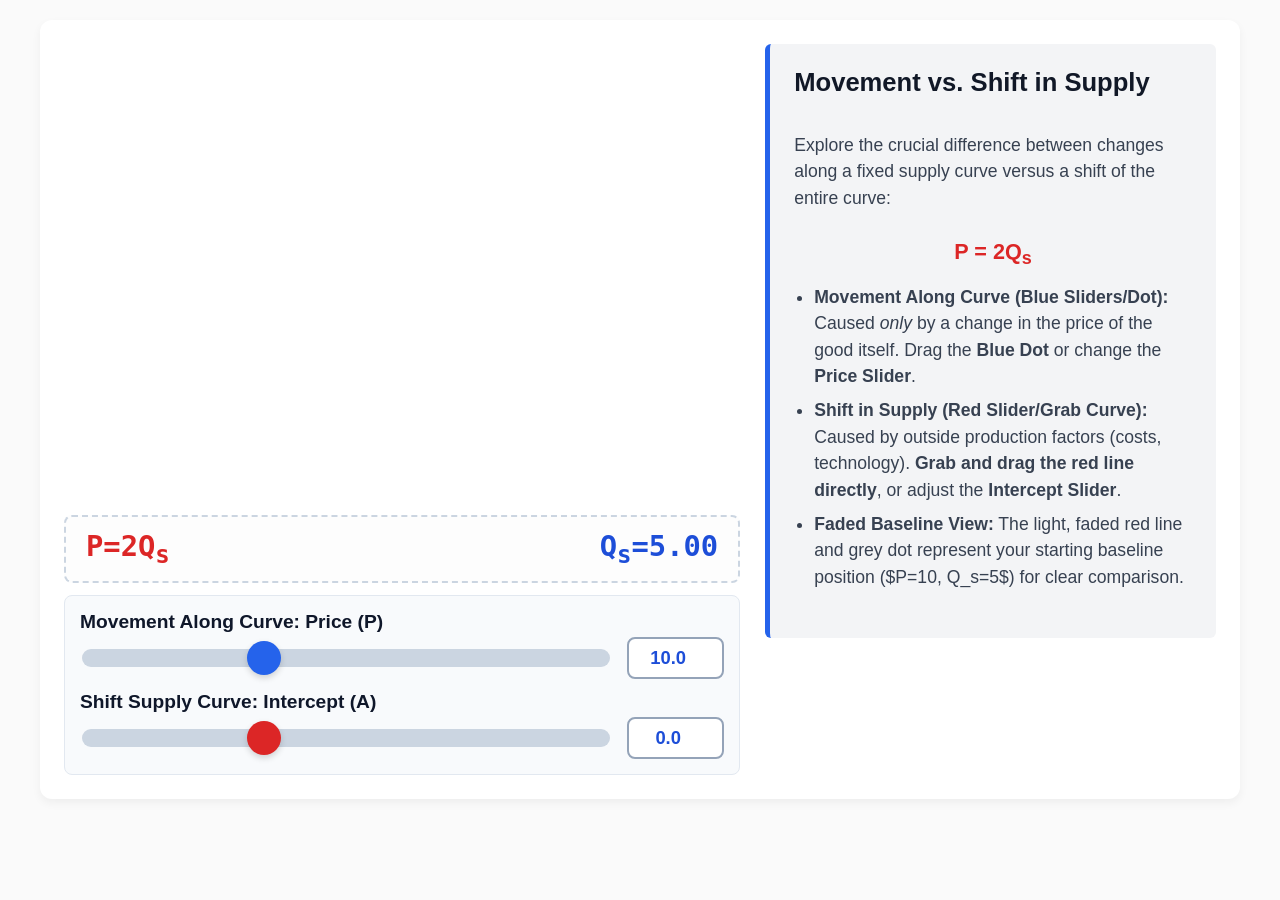
<file: old.html>
<!DOCTYPE html>
<html lang="en">
<head>
    <meta charset="UTF-8">
    <meta name="viewport" content="width=device-width, initial-scale=1.0">
    <title>Movement Along vs. Shift in Supply</title>
    <script src="https://d3js.org/d3.v7.min.js"></script>
    <style>
        
        :root {
            --primary: #2563eb;
            --primary-dark: #1d4ed8;
            --text-main: #1f2937;
            --bg-light: #f3f4f6;
            --surplus-color: #dc2626;
            --shortage-color: #0284c7;
            --equilibrium-color: #16a34a;
        }

        body {
            font-family: -apple-system, BlinkMacSystemFont, "Segoe UI", Roboto, Helvetica, Arial, sans-serif;
            margin: 0;
            padding: 20px;
            color: var(--text-main);
            background-color: #fafafa;
            display: flex;
            align-items: flex-start;
        }

        /* Master Grid Split Layout matched from demand.html */
        .workspace-grid {
            display: grid;
            grid-template-columns: 1.2fr 0.8fr; 
            gap: 25px;
            width: 100%;
            max-width: 1200px;
            margin: 0 auto;
            background: white;
            padding: 24px;
            border-radius: 12px;
            box-shadow: 0 4px 10px rgba(0, 0, 0, 0.05);
            box-sizing: border-box;
        }

        .interactive-section {
            display: flex;
            flex-direction: column;
            width: 100%;
        }

        /* Cleaned, Simplified Lesson Container from demand.html */
        .lesson-text-section {
            display: flex;
            flex-direction: column;
            background-color: var(--bg-light);
            padding: 24px;
            border-left: 5px solid var(--primary);
            border-radius: 6px;
            height: fit-content;
        }

        h1 {
            font-size: 1.6rem;
            margin-top: 0;
            color: #111827;
        }

        .lesson-text-section p, .lesson-text-section li {
            font-size: 1.1rem;
            line-height: 1.5;
            color: #374151;
        }

        .lesson-text-section ul {
            padding-left: 20px;
            margin-top: 5px;
        }

        .lesson-text-section li {
            margin-bottom: 8px;
        }

        /* Desktop square aspect ratio layout rules from demand.html */
        #chart-wrapper {
            width: 100%;
            height: auto;
            aspect-ratio: 1.45 / 1; 
            position: relative;
            touch-action: pan-y; 
            margin-bottom: 5px;
        }

        /* Responsive Mobile Layout Rules Toggle matched exactly from demand.html */
        @media (max-width: 768px) {
            body {
                padding: 0;
            }
            .workspace-grid {
                grid-template-columns: 1fr; 
                padding: 12px;
                border-radius: 0;
                box-shadow: none;
                gap: 12px;
            }
            .interactive-section {
                order: 1; 
            }
            #chart-wrapper {
                height: 45vh; 
                aspect-ratio: auto;
            }
            .lesson-text-section {
                order: 2; 
                border-left: none;
                border-top: 5px solid var(--primary);
                padding: 15px;
            }
        }

        /* Live HUD Stats Row Layout Panel situated below graph, above controls */
        .live-stats-row {
            display: flex;
            justify-content: space-between;
            align-items: center;
            padding: 12px 20px;
            background: #fdfdfd;
            border: 2px dashed #cbd5e1;
            border-radius: 8px;
            margin-bottom: 12px;
        }

        .hud-formula {
            font-size: 1.8rem;
            font-weight: 900;
            color: #dc2626;
            font-family: monospace, sans-serif;
        }

        .hud-quantity {
            font-size: 1.8rem;
            font-weight: 900;
            color: var(--primary-dark);
            font-family: monospace, sans-serif;
        }

        /* Controls Panel Options Grid matched from demand.html */
        .controls {
            display: flex;
            flex-direction: column;
            gap: 12px;
            background: #f8fafc;
            padding: 15px;
            border: 1px solid #e2e8f0;
            border-radius: 8px;
        }

        .control-row {
            display: flex;
            flex-direction: column;
            gap: 4px;
        }

        .label-group label {
            font-size: 1.2rem; 
            font-weight: 800;
            color: #0f172a;
        }

        .slider-input-container {
            display: flex;
            align-items: center;
            gap: 15px;
            width: 100%;
        }

        /* Thick, Touch-Friendly Sliders from demand.html */
        .thick-slider {
            flex-grow: 1;
            -webkit-appearance: none;
            appearance: none;
            height: 18px; 
            border-radius: 9px;
            background: #cbd5e1;
            outline: none;
        }

        .thick-slider::-webkit-slider-thumb {
            -webkit-appearance: none;
            appearance: none;
            width: 34px;
            height: 34px;
            border-radius: 50%;
            background: var(--primary);
            cursor: pointer;
            box-shadow: 0 3px 6px rgba(0,0,0,0.16);
        }

        .thick-slider::-moz-range-thumb {
            width: 34px;
            height: 34px;
            border-radius: 50%;
            background: var(--primary);
            cursor: pointer;
            box-shadow: 0 3px 6px rgba(0,0,0,0.16);
        }

        .shift-slider::-webkit-slider-thumb { background: #dc2626; }
        .shift-slider::-moz-range-thumb { background: #dc2626; }

        /* Chunky Form Input Fields from demand.html */
        .num-input {
            width: 85px;
            padding: 8px 4px;
            font-size: 1.15rem; 
            border: 2px solid #94a3b8;
            border-radius: 8px;
            text-align: center;
            font-weight: 800;
            color: var(--primary-dark);
        }

        .num-input:focus {
            border-color: var(--primary);
            outline: none;
        }

        /* Vector Graphic Styles Elements Rules from demand.html */
        .axis-line {
            stroke: #000000;
            stroke-width: 4px;
        }

        .axis-text {
            font-size: 19px; 
            font-weight: bold;
            fill: #000000;
        }

        .axis-label {
            font-size: 19px; 
            font-weight: 900;
            fill: #1e293b;
        }

        .supply-line-hitbox {
            stroke: transparent;
            stroke-width: 24px;
            cursor: grab;
            fill: none;
        }
        .supply-line-hitbox:active {
            cursor: grabbing;
        }

        .supply-line {
            stroke: #dc2626;
            stroke-width: 5px; 
            stroke-linecap: round;
            pointer-events: none;
        }

        .projection-line {
            stroke: #475569;
            stroke-width: 4px; 
            stroke-dasharray: 6,6; 
        }

        .interactive-dot {
            fill: var(--primary);
            cursor: grab;
            touch-action: none;
        }
        
        .interactive-dot:active {
            cursor: grabbing;
        }

        .dot-glow {
            fill: var(--primary);
            fill-opacity: 0.15; 
            cursor: grab;
            touch-action: none;
        }
        .dot-glow:active {
            cursor: grabbing;
        }

        .reference-line {
            stroke: #dc2626;
            stroke-width: 4px;
            stroke-linecap: round;
            opacity: 0.4;
            pointer-events: none;
        }

        .reference-projection {
            stroke: #94a3b8;
            stroke-width: 3px;
            stroke-dasharray: 5,5;
            opacity: 1;
        }

        .reference-dot {
            fill: #64748b;
            opacity: 1;
        }

        #equation-display {
            text-align: center; 
            font-size: 1.35rem; 
            font-weight: bold; 
            color: #dc2626; 
            margin: 10px 0;
        }
    </style>
</head>
<body>

<div class="workspace-grid">
    
    <div class="interactive-section">
        <div id="chart-wrapper"></div>

        <!-- Positioned equation readouts between chart and sliders matching demand layout -->
        <div class="live-stats-row">
            <div id="hud-formula-display" class="hud-formula">P=2Q<sub>s</sub></div>
            <div id="hud-quantity-display" class="hud-quantity">Q<sub>s</sub>=5.00</div>
        </div>

        <div class="controls">
            <div class="control-row">
                <div class="label-group">
                    <label for="price-slider">Movement Along Curve: Price (P)</label>
                </div>
                <div class="slider-input-container">
                    <input type="range" id="price-slider" class="thick-slider" min="0" max="30" step="0.1" value="10">
                    <input type="number" id="price-input" class="num-input" min="0" max="30" step="0.1" value="10.0">
                </div>
            </div>

            <div class="control-row">
                <div class="label-group">
                    <label for="shift-slider">Shift Supply Curve: Intercept (A)</label>
                </div>
                <div class="slider-input-container">
                    <input type="range" id="shift-slider" class="thick-slider shift-slider" min="-10" max="20" step="0.2" value="0">
                    <input type="number" id="shift-input" class="num-input" min="-10" max="20" step="0.1" value="0.0">
                </div>
            </div>
        </div>
    </div>

    <div class="lesson-text-section">
        <h1>Movement vs. Shift in Supply</h1>
        <p>Explore the crucial difference between changes along a fixed supply curve versus a shift of the entire curve:</p>
        
        <div id="equation-display">P = 2Q<sub>s</sub></div>
        
        <ul>
            <li><strong>Movement Along Curve (Blue Sliders/Dot):</strong> Caused <em>only</em> by a change in the price of the good itself. Drag the <strong>Blue Dot</strong> or change the <strong>Price Slider</strong>.</li>
            <li><strong>Shift in Supply (Red Slider/Grab Curve):</strong> Caused by outside production factors (costs, technology). <strong>Grab and drag the red line directly</strong>, or adjust the <strong>Intercept Slider</strong>.</li>
            <li><strong>Faded Baseline View:</strong> The light, faded red line and grey dot represent your starting baseline position ($P=10, Q_s=5$) for clear comparison.</li>
        </ul>
    </div>

</div>

<script>
    const wrapper = d3.select("#chart-wrapper");
    
    let intercept = 0.0; 
    let currentPrice = 10.0;
    const slope = 2; 

    const refIntercept = 0.0;
    const refPrice = 10.0;
    const refQuantity = 5.0;

    function renderChart() {
        wrapper.selectAll("*").remove();

        const width = wrapper.node().getBoundingClientRect().width;
        const height = wrapper.node().getBoundingClientRect().height;
        const isMobile = window.innerWidth <= 768;

        const margin = { 
            top: 35, 
            right: isMobile ? 22 : 45,  
            bottom: 55, 
            left: isMobile ? 40 : 40    
        };
        const chartWidth = width - margin.left - margin.right;
        const chartHeight = height - margin.top - margin.bottom;

        const svg = wrapper.append("svg")
            .attr("width", "100%")
            .attr("height", "100%")
            .attr("viewBox", `0 0 ${width} ${height}`)
            .attr("preserveAspectRatio", "xMidYMid meet");

        const g = svg.append("g")
            .attr("transform", `translate(${margin.left},${margin.top})`);

        const xScale = d3.scaleLinear().domain([0, 15]).range([0, chartWidth]);
        const yScale = d3.scaleLinear().domain([0, 30]).range([chartHeight, 0]);

        g.append("line").attr("class", "axis-line").attr("x1", 0).attr("y1", chartHeight).attr("x2", chartWidth).attr("y2", chartHeight);
        g.append("line").attr("class", "axis-line").attr("x1", 0).attr("y1", 0).attr("x2", 0).attr("y2", chartHeight);

        const xTicks = d3.range(0, 16, 2);
        const yTicks = d3.range(0, 31, 5);

        g.selectAll(".x-tick").data(xTicks).enter().append("text")
            .attr("class", "axis-text")
            .attr("x", d => xScale(d))
            .attr("y", chartHeight + 20) 
            .attr("text-anchor", "middle")
            .text(d => d);

        g.selectAll(".y-tick").data(yTicks).enter().append("text")
            .attr("class", "axis-text")
            .attr("x", -8)              
            .attr("y", d => yScale(d) + 6) 
            .attr("text-anchor", "end")
            .text(d => d);

        g.append("text").attr("class", "axis-label").attr("x", chartWidth).attr("y", chartHeight + 40).attr("text-anchor", "end").text("Quantity Supplied (Q_s)");
        g.append("text").attr("class", "axis-label").attr("y", -15).attr("x", 50).attr("text-anchor", "end").text("Price (P)");

        function getQ(p, inter) { return Math.max(0, (p - inter) / slope); }
        function getP(q, inter) { return Math.max(0, inter + (slope * q)); }

        // --- RENDER REFERENCE BASELINE ELEMENTS ---
        let refQStart = Math.max(0, -refIntercept / slope);
        let refPStart = getP(refQStart, refIntercept);
        let refQEnd = Math.min(15, (30 - refIntercept) / slope);
        let refPEnd = getP(refQEnd, refIntercept);

        const refXPos = xScale(refQuantity);
        const refYPos = yScale(refPrice);

        g.append("line")
            .attr("class", "reference-line")
            .attr("x1", xScale(refQStart)).attr("y1", yScale(refPStart))
            .attr("x2", xScale(refQEnd)).attr("y2", yScale(refPEnd));

        g.append("line").attr("class", "reference-projection").attr("x1", 0).attr("y1", refYPos).attr("x2", refXPos).attr("y2", refYPos);
        g.append("line").attr("class", "reference-projection").attr("x1", refXPos).attr("y1", chartHeight).attr("x2", refXPos).attr("y2", refYPos);

        g.append("circle").attr("class", "reference-dot").attr("cx", refXPos).attr("cy", refYPos).attr("r", 9);

        // --- RENDER LIVE INTERACTIVE ELEMENTS ---
        const curveGroup = g.append("g");
        const supplyLine = curveGroup.append("line").attr("class", "supply-line");
        const supplyHitbox = curveGroup.append("line").attr("class", "supply-line-hitbox");

        const horizLine = g.append("line").attr("class", "projection-line");
        const vertLine = g.append("line").attr("class", "projection-line");

        const dotRadius = Math.max(13, xScale(0.17) - xScale(0));
        const glowRadius = dotRadius * 2.0; 

        const glow = g.append("circle").attr("class", "dot-glow").attr("r", glowRadius);
        const dot = g.append("circle").attr("class", "interactive-dot").attr("r", dotRadius);

        function updateVisuals(origin) {
            let minValidPrice = Math.max(0, intercept);
            currentPrice = Math.max(minValidPrice, Math.min(30, currentPrice));
            let currentQuantity = getQ(currentPrice, intercept);

            let xPos = xScale(currentQuantity);
            let yPos = yScale(currentPrice);

            let qStart = Math.max(0, -intercept / slope);
            let pStart = getP(qStart, intercept);
            let qEnd = Math.min(15, (30 - intercept) / slope);
            let pEnd = getP(qEnd, intercept);

            supplyLine.attr("x1", xScale(qStart)).attr("y1", yScale(pStart)).attr("x2", xScale(qEnd)).attr("y2", yScale(pEnd));
            supplyHitbox.attr("x1", xScale(qStart)).attr("y1", yScale(pStart)).attr("x2", xScale(qEnd)).attr("y2", yScale(pEnd));

            dot.attr("cx", xPos).attr("cy", yPos);
            glow.attr("cx", xPos).attr("cy", yPos);

            horizLine.attr("x1", 0).attr("y1", yPos).attr("x2", xPos).attr("y2", yPos);
            vertLine.attr("x1", xPos).attr("y1", chartHeight).attr("x2", xPos).attr("y2", yPos);

            let htmlFormulaString = "";
            let hudFormulaString = "";
            if (intercept === 0) {
                htmlFormulaString = "P = 2Q<sub>s</sub>";
                hudFormulaString = "P=2Q<sub>s</sub>";
            } else if (intercept > 0) {
                htmlFormulaString = `P = ${intercept.toFixed(1)} + 2Q<sub>s</sub>`;
                hudFormulaString = `P=${intercept.toFixed(1)}+2Q<sub>s</sub>`;
            } else {
                htmlFormulaString = `P = 2Q<sub>s</sub> - ${Math.abs(intercept).toFixed(1)}`;
                hudFormulaString = `P=2Q<sub>s</sub>-${Math.abs(intercept).toFixed(1)}`;
            }
            const hudQuantityString = `Q<sub>s</sub>=${currentQuantity.toFixed(2)}`;

            d3.select("#equation-display").html(htmlFormulaString);
            d3.select("#hud-formula-display").html(hudFormulaString);
            d3.select("#hud-quantity-display").html(hudQuantityString);

            if (origin !== 'price-slider') d3.select("#price-slider").property("value", currentPrice);
            if (origin !== 'price-input') d3.select("#price-input").property("value", parseFloat(currentPrice.toFixed(1)));
            if (origin !== 'shift-slider') d3.select("#shift-slider").property("value", intercept);
            if (origin !== 'shift-input') d3.select("#shift-input").property("value", parseFloat(intercept.toFixed(1)));
        }

        // 1. Dragging Blue Dot Interaction
        const dotDrag = d3.drag()
            .on("drag", function(event) {
                let targetQ = xScale.invert(event.x);
                let maxQ = (30 - intercept) / slope;
                let minQ = Math.max(0, -intercept / slope);
                targetQ = Math.max(minQ, Math.min(maxQ, targetQ));
                currentPrice = getP(targetQ, intercept);
                updateVisuals('drag-dot');
            });
        dot.call(dotDrag);
        glow.call(dotDrag);

        // 2. Line Dragging Intercept Shift Interaction
        let dragStartIntercept = intercept;
        const lineDrag = d3.drag()
            .on("start", function() {
                dragStartIntercept = intercept;
            })
            .on("drag", function(event) {
                let deltaQ = xScale.invert(event.x) - xScale.invert(event.subject.x || event.x);
                if (isNaN(deltaQ)) deltaQ = 0;
                
                let rawNewIntercept = dragStartIntercept - (deltaQ * slope);
                intercept = Math.max(-10, Math.min(20, rawNewIntercept));
                updateVisuals('drag-line');
            });
        supplyHitbox.call(lineDrag);

        // 3. Form Input Action Handlers
        d3.select("#price-slider").on("input", function() {
            currentPrice = +this.value;
            updateVisuals('price-slider');
        });

        d3.select("#price-input").on("input", function() {
            let val = +this.value;
            if (!isNaN(val)) {
                currentPrice = val;
                updateVisuals('price-input');
            }
        });

        d3.select("#shift-slider").on("input", function() {
            intercept = +this.value;
            updateVisuals('shift-slider');
        });

        d3.select("#shift-input").on("input", function() {
            let val = +this.value;
            if (!isNaN(val)) {
                intercept = Math.max(-10, Math.min(20, val));
                updateVisuals('shift-input');
            }
        });

        updateVisuals('init');
    }

    renderChart();
    window.addEventListener("resize", renderChart);
</script>

</body>
</html>
</file>
